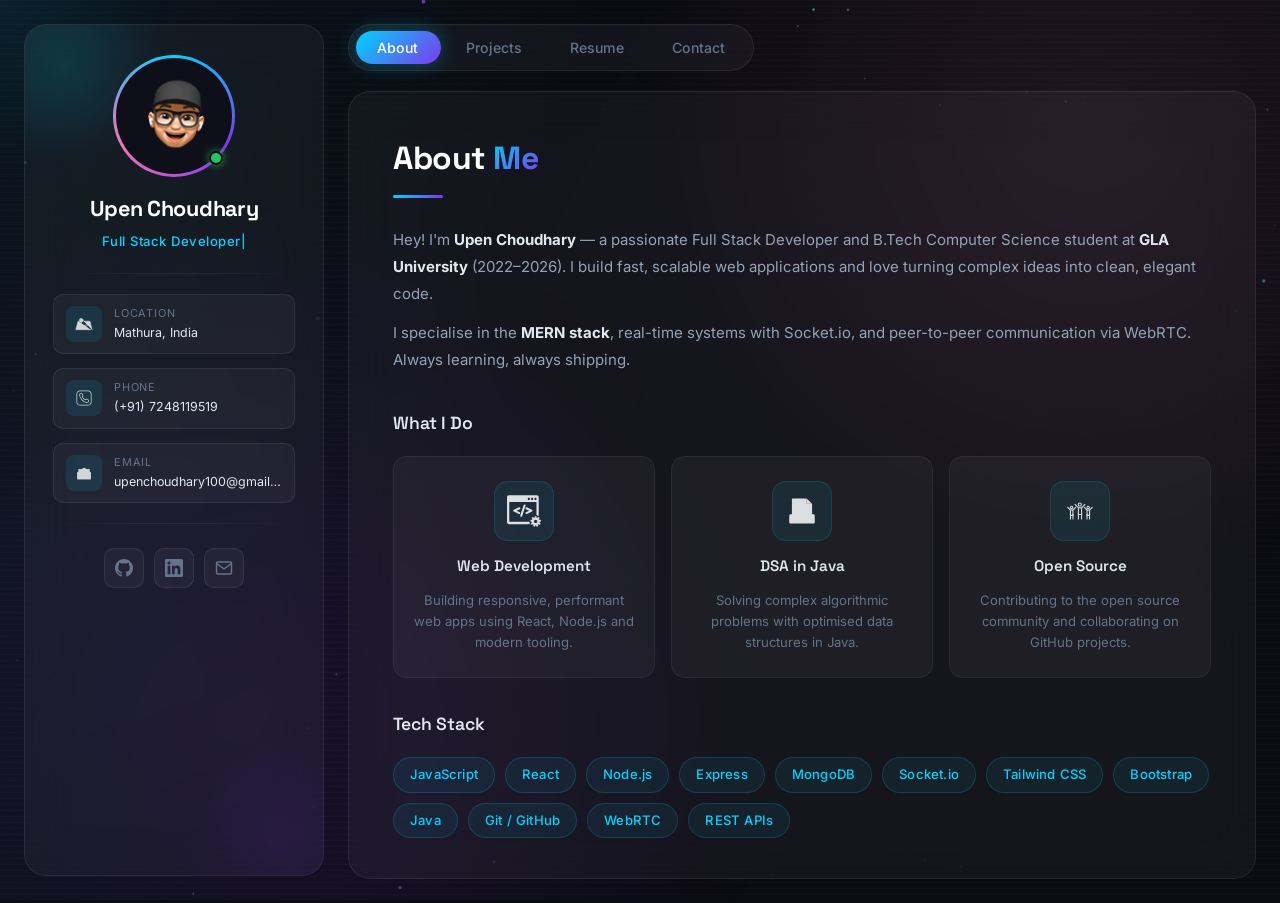
<file: index.html>
<!DOCTYPE html>
<html lang="en">
  <head>
    <meta charset="UTF-8" />
    <meta name="viewport" content="width=device-width, initial-scale=1.0" />
    <meta name="description" content="Upen Choudhary - Full Stack Developer Portfolio" />
    <title>Upen Choudhary | Full Stack Developer</title>
    <link rel="stylesheet" href="styles.css" />
    <link rel="preconnect" href="https://fonts.googleapis.com" />
    <link rel="preconnect" href="https://fonts.gstatic.com" crossorigin />
    <link href="https://fonts.googleapis.com/css2?family=Inter:wght@300;400;500;600;700&family=Space+Grotesk:wght@400;500;600;700&display=swap" rel="stylesheet" />
  </head>
  <body>
    <canvas id="bg-canvas"></canvas>
    <div class="cursor-glow" id="cursor-glow"></div>

    <div class="layout">

      <!-- SIDEBAR -->
      <aside class="sidebar" id="sidebar">
        <div class="sidebar-inner">
          <div class="avatar-wrapper">
            <div class="avatar-ring-outer"></div>
            <div class="avatar-ring-inner"></div>
            <img src="./images/avatar-1.png" alt="Upen Choudhary" class="avatar-img" />
            <span class="avatar-status-dot"></span>
          </div>

          <h1 class="sidebar-name">Upen Choudhary</h1>
          <div class="typing-wrap">
            <span class="typing-text" id="typing-text"></span><span class="typing-cursor">|</span>
          </div>

          <div class="sidebar-divider"></div>

          <div class="contact-list">
            <div class="contact-item">
              <div class="contact-icon-box"><img src="./svg/location.svg" alt="Location" /></div>
              <div class="contact-details">
                <span class="contact-label">Location</span>
                <span class="contact-val">Mathura, India</span>
              </div>
            </div>
            <div class="contact-item">
              <div class="contact-icon-box"><img src="./svg/phone.svg" alt="Phone" /></div>
              <div class="contact-details">
                <span class="contact-label">Phone</span>
                <a href="tel:+917248119519" class="contact-val">(+91) 7248119519</a>
              </div>
            </div>
            <div class="contact-item">
              <div class="contact-icon-box"><img src="./svg/email.svg" alt="Email" /></div>
              <div class="contact-details">
                <span class="contact-label">Email</span>
                <a href="mailto:upenchoudhary100@gmail.com" class="contact-val">upenchoudhary100@gmail.com</a>
              </div>
            </div>
          </div>

          <div class="sidebar-divider"></div>

          <div class="social-row">
            <a href="https://github.com/" target="_blank" rel="noopener" class="social-btn" aria-label="GitHub">
              <svg viewBox="0 0 24 24" fill="currentColor"><path d="M12 0C5.374 0 0 5.373 0 12c0 5.302 3.438 9.8 8.207 11.387.599.111.793-.261.793-.577v-2.234c-3.338.726-4.033-1.416-4.033-1.416-.546-1.387-1.333-1.756-1.333-1.756-1.089-.745.083-.729.083-.729 1.205.084 1.839 1.237 1.839 1.237 1.07 1.834 2.807 1.304 3.492.997.107-.775.418-1.305.762-1.604-2.665-.305-5.467-1.334-5.467-5.931 0-1.311.469-2.381 1.236-3.221-.124-.303-.535-1.524.117-3.176 0 0 1.008-.322 3.301 1.23A11.509 11.509 0 0112 5.803c1.02.005 2.047.138 3.006.404 2.291-1.552 3.297-1.23 3.297-1.23.653 1.653.242 2.874.118 3.176.77.84 1.235 1.911 1.235 3.221 0 4.609-2.807 5.624-5.479 5.921.43.372.823 1.102.823 2.222v3.293c0 .319.192.694.801.576C20.566 21.797 24 17.3 24 12c0-6.627-5.373-12-12-12z"/></svg>
            </a>
            <a href="https://linkedin.com/" target="_blank" rel="noopener" class="social-btn" aria-label="LinkedIn">
              <svg viewBox="0 0 24 24" fill="currentColor"><path d="M20.447 20.452h-3.554v-5.569c0-1.328-.027-3.037-1.852-3.037-1.853 0-2.136 1.445-2.136 2.939v5.667H9.351V9h3.414v1.561h.046c.477-.9 1.637-1.85 3.37-1.85 3.601 0 4.267 2.37 4.267 5.455v6.286zM5.337 7.433a2.062 2.062 0 01-2.063-2.065 2.064 2.064 0 112.063 2.065zm1.782 13.019H3.555V9h3.564v11.452zM22.225 0H1.771C.792 0 0 .774 0 1.729v20.542C0 23.227.792 24 1.771 24h20.451C23.2 24 24 23.227 24 22.271V1.729C24 .774 23.2 0 22.222 0h.003z"/></svg>
            </a>
            <a href="mailto:upenchoudhary100@gmail.com" class="social-btn" aria-label="Email">
              <svg viewBox="0 0 24 24" fill="none" stroke="currentColor" stroke-width="2"><path d="M4 4h16c1.1 0 2 .9 2 2v12c0 1.1-.9 2-2 2H4c-1.1 0-2-.9-2-2V6c0-1.1.9-2 2-2z"/><polyline points="22,6 12,13 2,6"/></svg>
            </a>
          </div>
        </div>
      </aside>

      <!-- MAIN PANEL -->
      <main class="main-panel">

        <nav class="navbar" id="navbar">
          <div class="nav-pill" id="nav-pill"></div>
          <button class="nav-btn active" data-route="about" onclick="navigate('about')">About</button>
          <button class="nav-btn" data-route="project" onclick="navigate('project')">Projects</button>
          <button class="nav-btn" data-route="resume" onclick="navigate('resume')">Resume</button>
          <button class="nav-btn" data-route="contact" onclick="navigate('contact')">Contact</button>
        </nav>

        <div class="sections-wrap">

          <!-- ABOUT -->
          <section class="page-section active" id="sec-about">
            <div class="section-header">
              <h2 class="section-title">About <span class="accent">Me</span></h2>
              <div class="title-underline"></div>
            </div>
            <div class="about-bio">
              <p>
                Hey! I'm <strong>Upen Choudhary</strong> &mdash; a passionate Full Stack Developer and B.Tech Computer Science student at <strong>GLA University</strong> (2022&ndash;2026). I build fast, scalable web applications and love turning complex ideas into clean, elegant code.
              </p>
              <p>
                I specialise in the <strong>MERN stack</strong>, real-time systems with Socket.io, and peer-to-peer communication via WebRTC. Always learning, always shipping.
              </p>
            </div>

            <h3 class="sub-title">What I Do</h3>
            <div class="services-grid">
              <div class="service-card">
                <div class="svc-icon-wrap"><img src="./svg/web-development.svg" alt="Web Development" /></div>
                <h4>Web Development</h4>
                <p>Building responsive, performant web apps using React, Node.js and modern tooling.</p>
              </div>
              <div class="service-card">
                <div class="svc-icon-wrap"><img src="./svg/Java.svg" alt="DSA in Java" /></div>
                <h4>DSA in Java</h4>
                <p>Solving complex algorithmic problems with optimised data structures in Java.</p>
              </div>
              <div class="service-card">
                <div class="svc-icon-wrap"><img src="./svg/open source.svg" alt="Open Source" /></div>
                <h4>Open Source</h4>
                <p>Contributing to the open source community and collaborating on GitHub projects.</p>
              </div>
            </div>

            <h3 class="sub-title">Tech Stack</h3>
            <div class="tech-cloud">
              <span class="tech-pill">JavaScript</span>
              <span class="tech-pill">React</span>
              <span class="tech-pill">Node.js</span>
              <span class="tech-pill">Express</span>
              <span class="tech-pill">MongoDB</span>
              <span class="tech-pill">Socket.io</span>
              <span class="tech-pill">Tailwind CSS</span>
              <span class="tech-pill">Bootstrap</span>
              <span class="tech-pill">Java</span>
              <span class="tech-pill">Git / GitHub</span>
              <span class="tech-pill">WebRTC</span>
              <span class="tech-pill">REST APIs</span>
            </div>
          </section>

          <!-- PROJECTS -->
          <section class="page-section" id="sec-project">
            <div class="section-header">
              <h2 class="section-title">My <span class="accent">Projects</span></h2>
              <div class="title-underline"></div>
            </div>
            <div class="projects-grid">
              <div class="project-card">
                <div class="project-img-wrap">
                  <img src="./images/video.png" alt="Video Conferencing App" />
                  <div class="project-overlay">
                    <a href="https://web-rtc-client-repo.vercel.app/" target="_blank" rel="noopener" class="overlay-live-btn">
                      <svg viewBox="0 0 24 24" fill="none" stroke="currentColor" stroke-width="2"><path d="M18 13v6a2 2 0 01-2 2H5a2 2 0 01-2-2V8a2 2 0 012-2h6"/><polyline points="15 3 21 3 21 9"/><line x1="10" y1="14" x2="21" y2="3"/></svg>
                      Live Demo
                    </a>
                  </div>
                </div>
                <div class="project-body">
                  <div class="project-tags"><span>WebRTC</span><span>Socket.io</span><span>Node.js</span></div>
                  <h3>Video Conferencing</h3>
                  <p>Real-time peer-to-peer video conferencing with secure rooms, screen sharing, and live chat.</p>
                  <a href="https://web-rtc-client-repo.vercel.app/" target="_blank" rel="noopener" class="project-cta">View Live <span>&#8594;</span></a>
                </div>
              </div>

              <div class="project-card">
                <div class="project-img-wrap">
                  <img src="./images/Trading.jpg" alt="Trading Platform" />
                  <div class="project-overlay">
                    <a href="https://zerodha-frontend-repo.vercel.app/" target="_blank" rel="noopener" class="overlay-live-btn">
                      <svg viewBox="0 0 24 24" fill="none" stroke="currentColor" stroke-width="2"><path d="M18 13v6a2 2 0 01-2 2H5a2 2 0 01-2-2V8a2 2 0 012-2h6"/><polyline points="15 3 21 3 21 9"/><line x1="10" y1="14" x2="21" y2="3"/></svg>
                      Live Demo
                    </a>
                  </div>
                </div>
                <div class="project-body">
                  <div class="project-tags"><span>React</span><span>Node.js</span><span>MongoDB</span></div>
                  <h3>Trading Platform</h3>
                  <p>Full-featured trading platform with real-time market data, portfolio management, and seamless transactions.</p>
                  <a href="https://zerodha-frontend-repo.vercel.app/" target="_blank" rel="noopener" class="project-cta">View Live <span>&#8594;</span></a>
                </div>
              </div>

              <div class="project-card">
                <div class="project-img-wrap">
                  <img src="./images/chat.jpg" alt="Chat Application" />
                  <div class="project-overlay">
                    <a href="https://chat-frontend-repo.vercel.app" target="_blank" rel="noopener" class="overlay-live-btn">
                      <svg viewBox="0 0 24 24" fill="none" stroke="currentColor" stroke-width="2"><path d="M18 13v6a2 2 0 01-2 2H5a2 2 0 01-2-2V8a2 2 0 012-2h6"/><polyline points="15 3 21 3 21 9"/><line x1="10" y1="14" x2="21" y2="3"/></svg>
                      Live Demo
                    </a>
                  </div>
                </div>
                <div class="project-body">
                  <div class="project-tags"><span>Socket.io</span><span>Express</span><span>MongoDB</span></div>
                  <h3>Real-time Chat App</h3>
                  <p>Instant messaging with custom rooms, real-time notifications, and a polished user experience.</p>
                  <a href="https://chat-frontend-repo.vercel.app" target="_blank" rel="noopener" class="project-cta">View Live <span>&#8594;</span></a>
                </div>
              </div>
            </div>
          </section>

          <!-- RESUME -->
          <section class="page-section" id="sec-resume">
            <div class="section-header">
              <h2 class="section-title">My <span class="accent">Resume</span></h2>
              <div class="title-underline"></div>
            </div>

            <a href="assets/resume.pdf" download="Upen_Choudhary_Resume.pdf" class="download-btn">
              <svg viewBox="0 0 24 24" fill="none" stroke="currentColor" stroke-width="2"><path d="M21 15v4a2 2 0 01-2 2H5a2 2 0 01-2-2v-4"/><polyline points="7 10 12 15 17 10"/><line x1="12" y1="15" x2="12" y2="3"/></svg>
              Download Resume
            </a>

            <div class="resume-layout">
              <div class="resume-col">
                <h3 class="resume-col-title">
                  <svg viewBox="0 0 24 24" fill="none" stroke="currentColor" stroke-width="2"><path d="M22 10v6M2 10l10-5 10 5-10 5z"/><path d="M6 12v5c3 3 9 3 12 0v-5"/></svg>
                  Education
                </h3>
                <div class="timeline">
                  <div class="tl-item">
                    <div class="tl-dot"></div>
                    <div class="tl-body">
                      <span class="tl-year">2022 &ndash; 2026</span>
                      <h4>B.Tech &mdash; Computer Science</h4>
                      <p>GLA University, Mathura</p>
                    </div>
                  </div>
                </div>

                <h3 class="resume-col-title" style="margin-top:2.2rem">
                  <svg viewBox="0 0 24 24" fill="none" stroke="currentColor" stroke-width="2"><rect x="2" y="7" width="20" height="14" rx="2"/><path d="M16 21V5a2 2 0 00-2-2h-4a2 2 0 00-2 2v16"/></svg>
                  Certifications
                </h3>
                <div class="timeline">
                  <div class="tl-item">
                    <div class="tl-dot"></div>
                    <div class="tl-body">
                      <h4>DSA &amp; Development</h4>
                      <p>Apna College</p>
                    </div>
                  </div>
                  <div class="tl-item">
                    <div class="tl-dot"></div>
                    <div class="tl-body">
                      <h4>Software Engineering</h4>
                      <p>NPTEL</p>
                    </div>
                  </div>
                </div>
              </div>

              <div class="resume-col">
                <h3 class="resume-col-title">
                  <svg viewBox="0 0 24 24" fill="none" stroke="currentColor" stroke-width="2"><polyline points="16 18 22 12 16 6"/><polyline points="8 6 2 12 8 18"/></svg>
                  Technical Skills
                </h3>
                <div class="skills-list">
                  <div class="skill-row">
                    <div class="skill-meta"><span>JavaScript / React</span><span>90%</span></div>
                    <div class="skill-track"><div class="skill-bar" data-w="90"></div></div>
                  </div>
                  <div class="skill-row">
                    <div class="skill-meta"><span>Node.js / Express</span><span>85%</span></div>
                    <div class="skill-track"><div class="skill-bar" data-w="85"></div></div>
                  </div>
                  <div class="skill-row">
                    <div class="skill-meta"><span>MongoDB</span><span>80%</span></div>
                    <div class="skill-track"><div class="skill-bar" data-w="80"></div></div>
                  </div>
                  <div class="skill-row">
                    <div class="skill-meta"><span>Java / DSA</span><span>75%</span></div>
                    <div class="skill-track"><div class="skill-bar" data-w="75"></div></div>
                  </div>
                  <div class="skill-row">
                    <div class="skill-meta"><span>Git / GitHub</span><span>85%</span></div>
                    <div class="skill-track"><div class="skill-bar" data-w="85"></div></div>
                  </div>
                  <div class="skill-row">
                    <div class="skill-meta"><span>WebRTC / Socket.io</span><span>78%</span></div>
                    <div class="skill-track"><div class="skill-bar" data-w="78"></div></div>
                  </div>
                </div>
              </div>
            </div>
          </section>

          <!-- CONTACT -->
          <section class="page-section" id="sec-contact">
            <div class="section-header">
              <h2 class="section-title">Get In <span class="accent">Touch</span></h2>
              <div class="title-underline"></div>
            </div>
            <p class="contact-intro">Have a project in mind or just want to say hi? My inbox is always open.</p>

            <div class="contact-layout">
              <div class="contact-cards-col">
                <a href="mailto:upenchoudhary100@gmail.com" class="cinfo-card">
                  <div class="cinfo-icon"><img src="./svg/email.svg" alt="Email" /></div>
                  <div>
                    <span class="cinfo-label">Email</span>
                    <span class="cinfo-val">upenchoudhary100@gmail.com</span>
                  </div>
                </a>
                <a href="tel:+917248119519" class="cinfo-card">
                  <div class="cinfo-icon"><img src="./svg/phone.svg" alt="Phone" /></div>
                  <div>
                    <span class="cinfo-label">Phone</span>
                    <span class="cinfo-val">(+91) 7248119519</span>
                  </div>
                </a>
                <div class="cinfo-card">
                  <div class="cinfo-icon"><img src="./svg/location.svg" alt="Location" /></div>
                  <div>
                    <span class="cinfo-label">Location</span>
                    <span class="cinfo-val">Mathura, India</span>
                  </div>
                </div>
              </div>

              <!-- Formspree: registered with chaudharyuday1515@gmail.com -->
              <form action="https://formspree.io/f/xdkelwyo" method="POST" class="contact-form" id="contact-form">
                <div class="form-row">
                  <div class="float-group">
                    <input type="text" name="name" id="f-name" placeholder=" " required autocomplete="off" />
                    <label for="f-name">Your Name</label>
                  </div>
                  <div class="float-group">
                    <input type="email" name="email" id="f-email" placeholder=" " required autocomplete="off" />
                    <label for="f-email">Your Email</label>
                  </div>
                </div>
                <div class="float-group">
                  <textarea name="message" id="f-msg" placeholder=" " rows="5" required></textarea>
                  <label for="f-msg">Your Message</label>
                </div>
                <button type="submit" class="form-send-btn">
                  <span>Send Message</span>
                  <svg viewBox="0 0 24 24" fill="none" stroke="currentColor" stroke-width="2"><line x1="22" y1="2" x2="11" y2="13"/><polygon points="22 2 15 22 11 13 2 9 22 2"/></svg>
                </button>
              </form>
            </div>
          </section>

        </div>
      </main>
    </div>

    <script src="script.js"></script>
  </body>
</html>
</file>
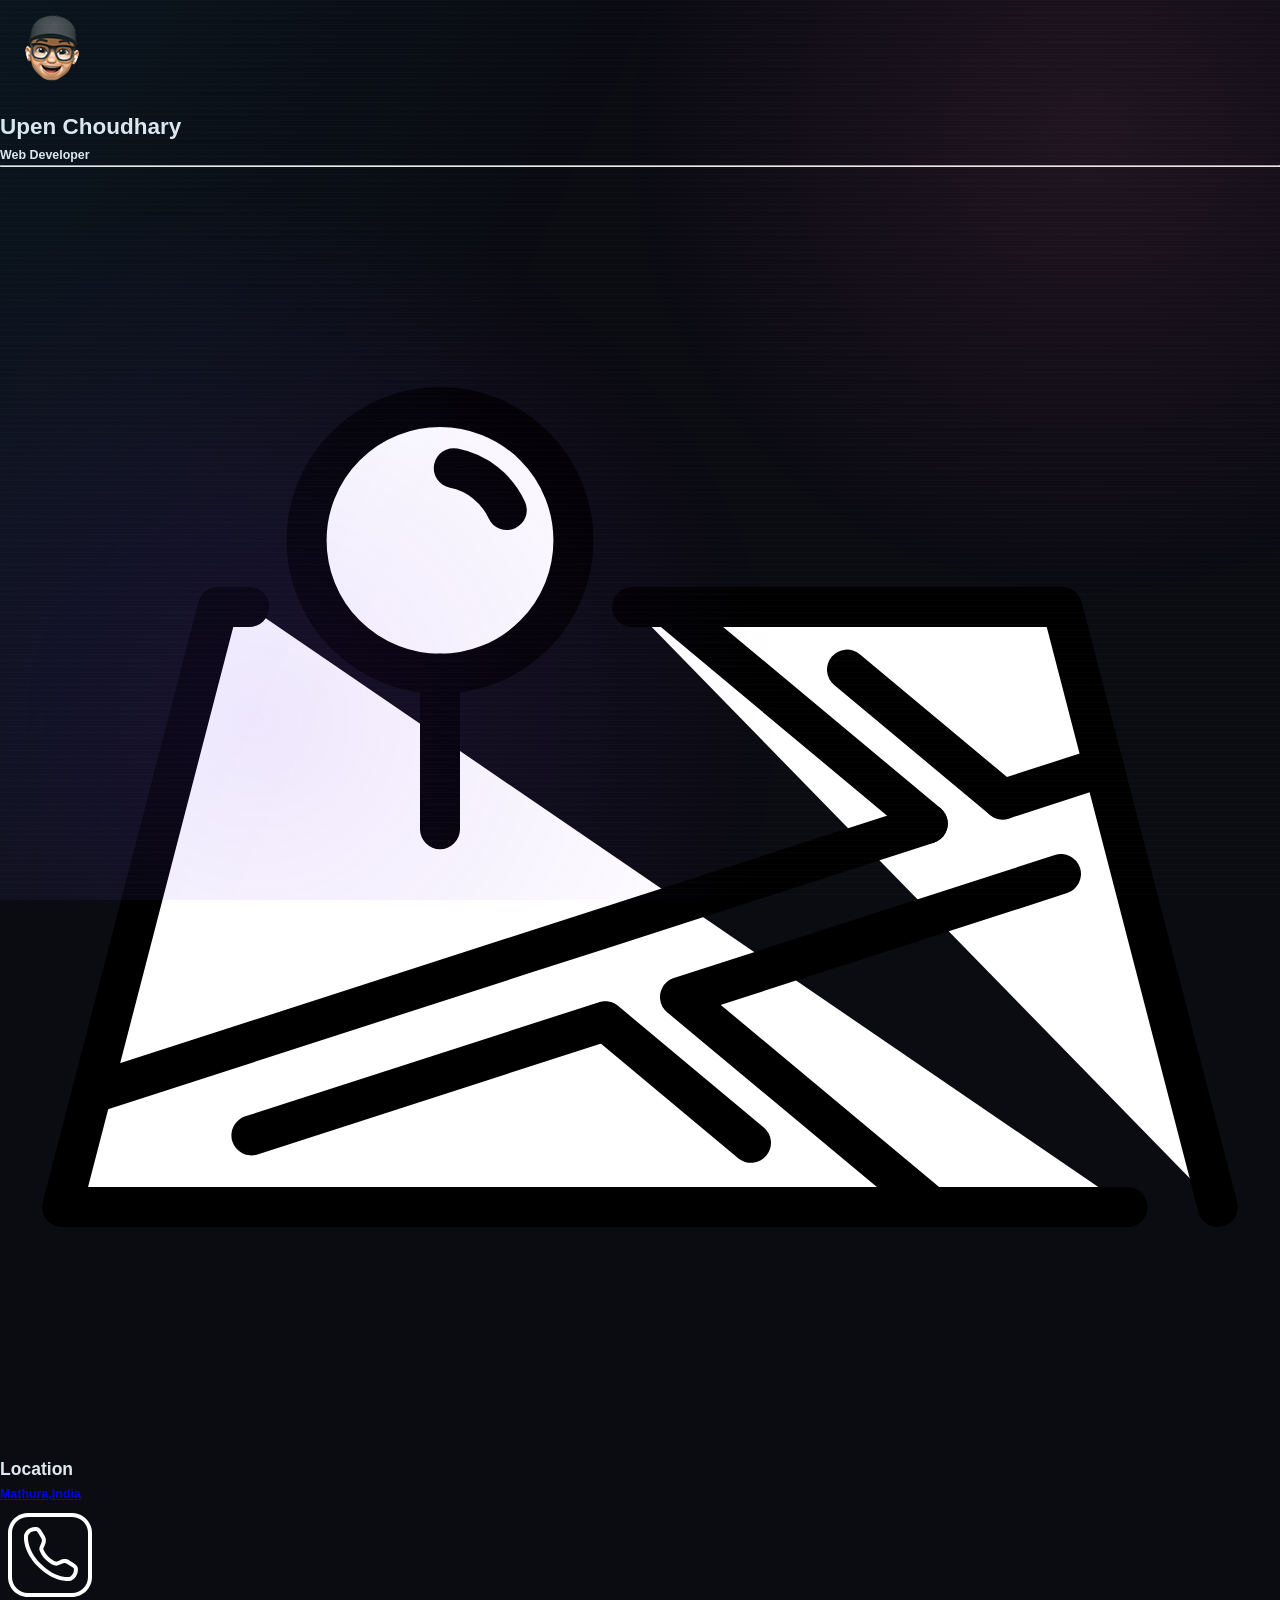
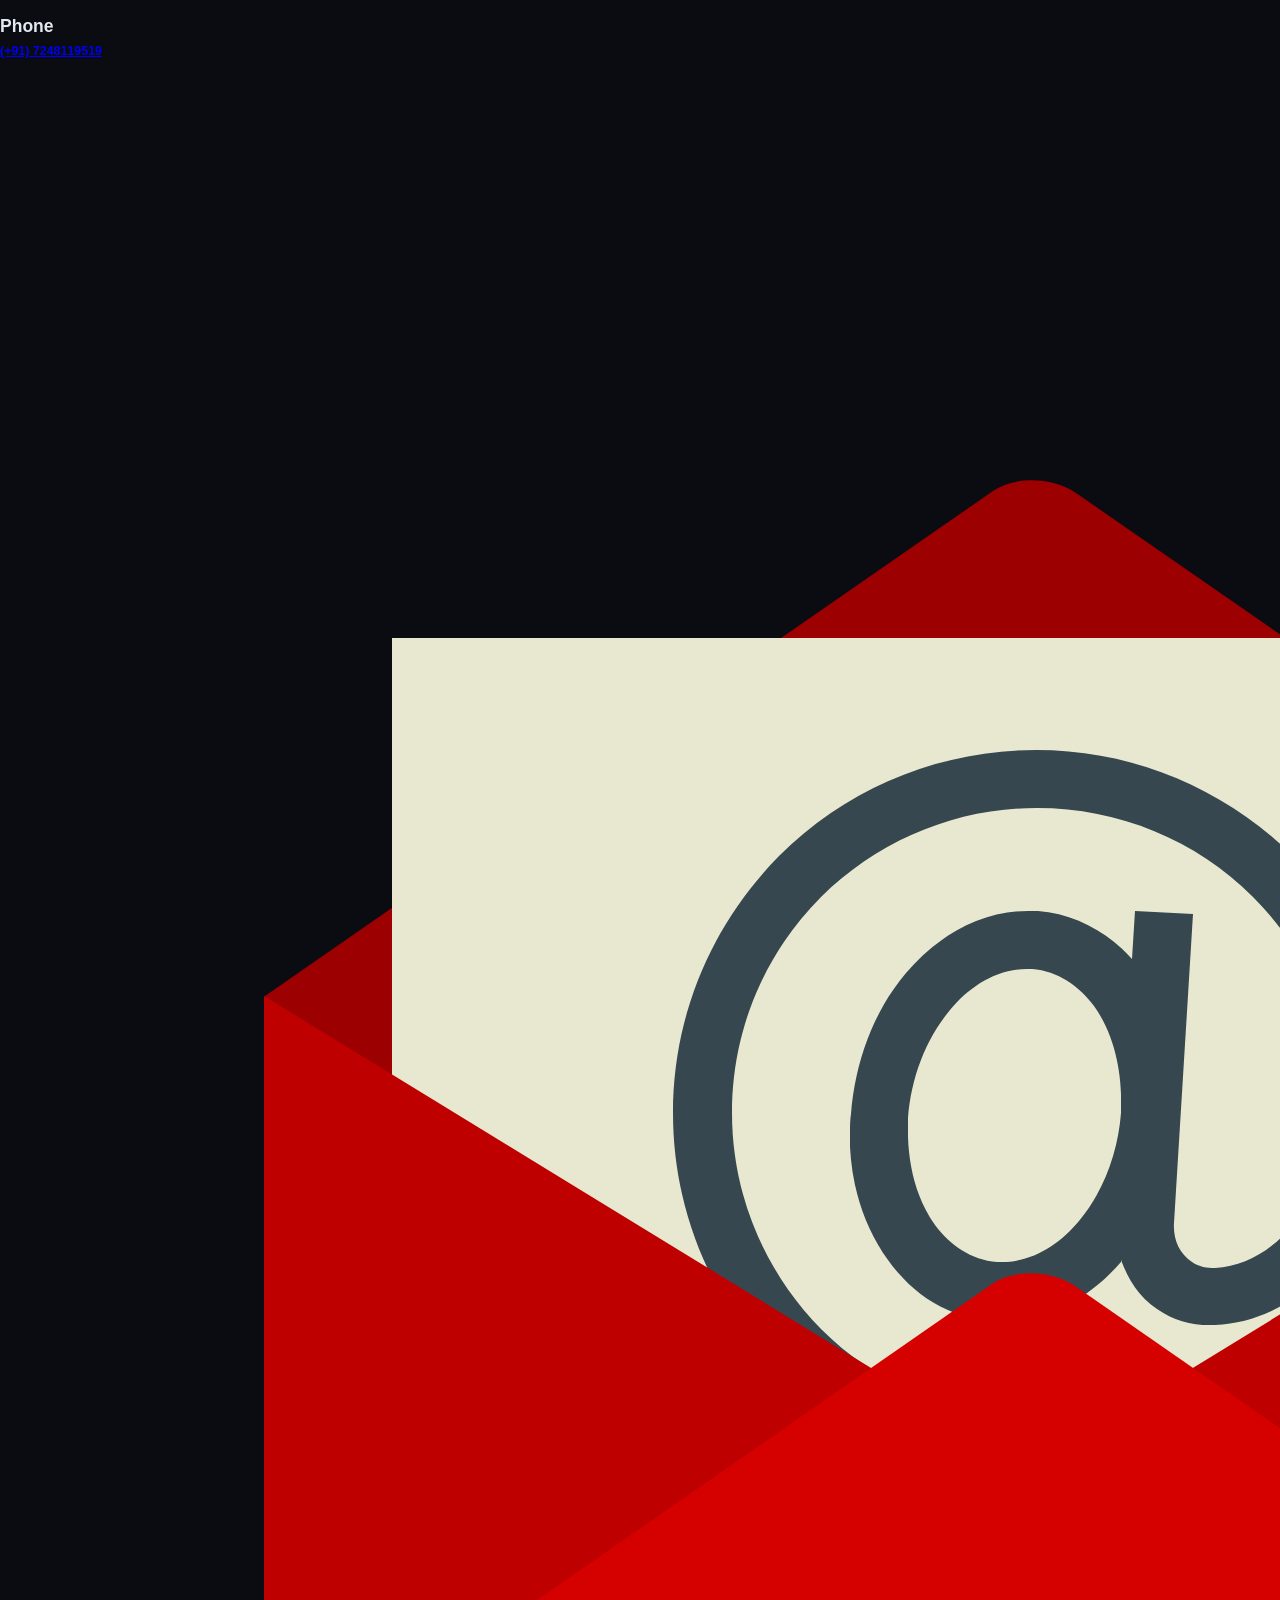
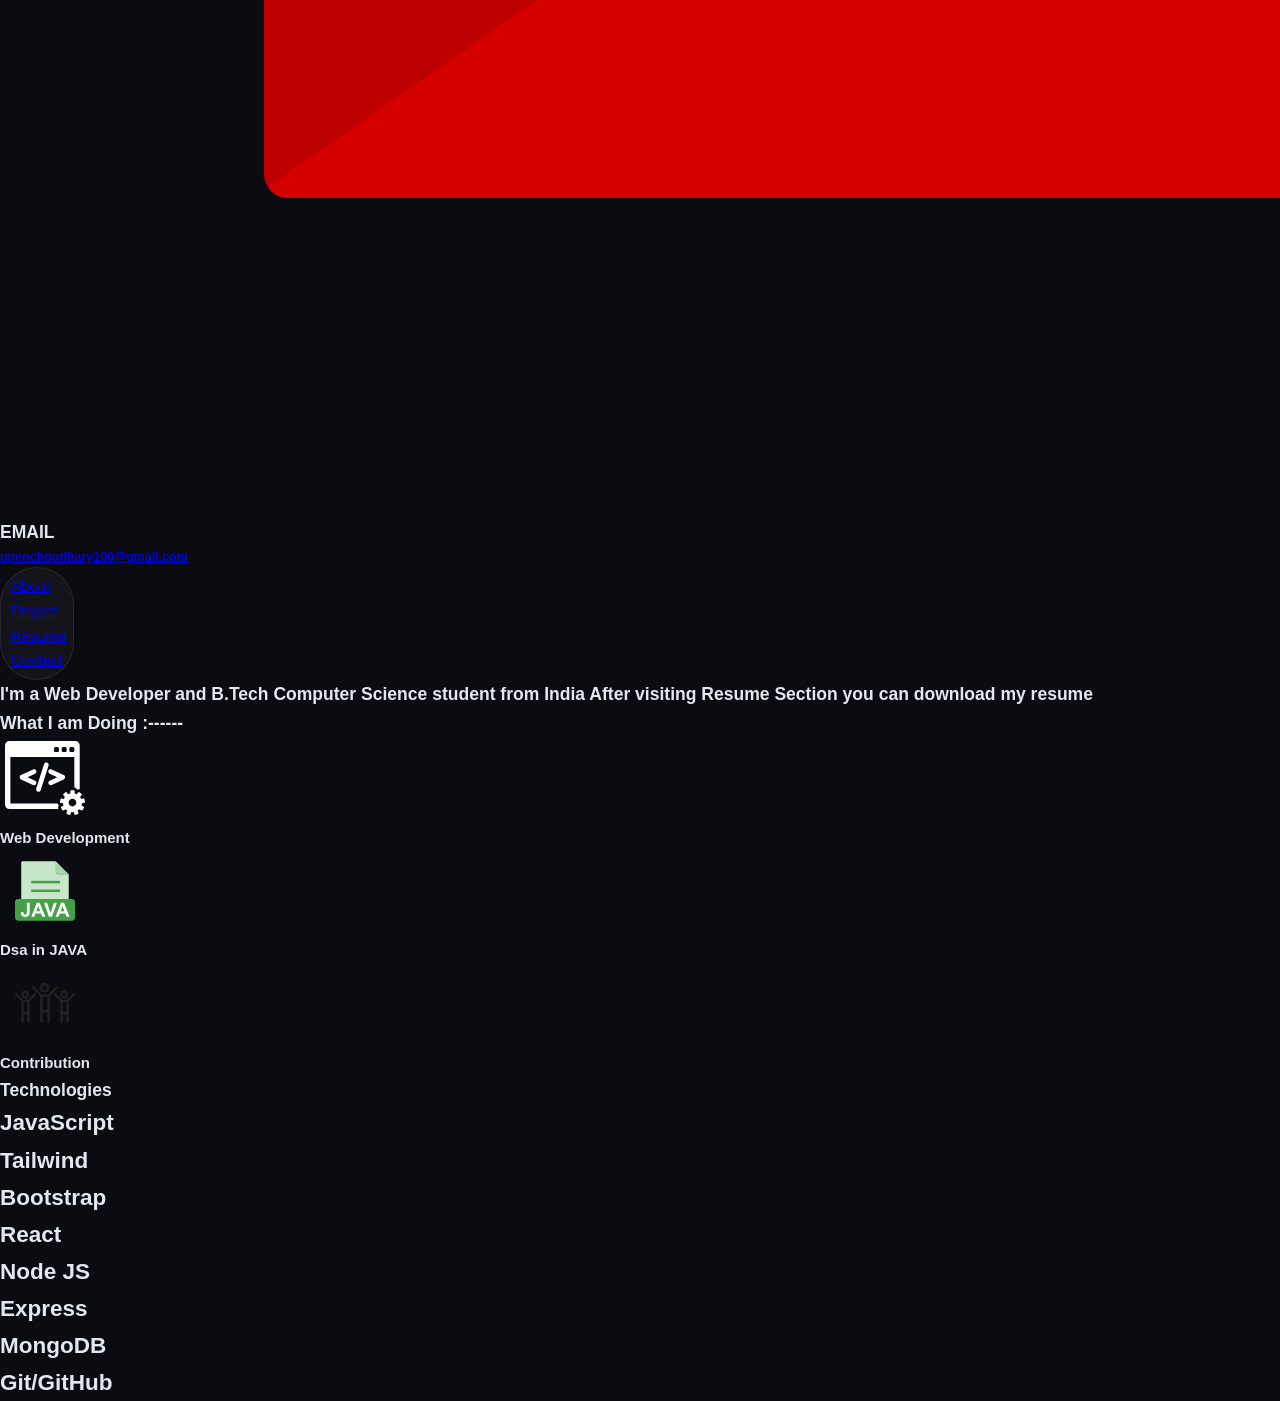
<file: index .html>
<!DOCTYPE html>
<html lang="en">
  <head>
    <meta charset="UTF-8" />
    <meta name="viewport" content="width=device-width, initial-scale=1.0" />
    <meta
      name="description"
      content="Upen Choudhary - Full Stack Developer Portfolio"
    />
    <title>Upen Choudhary | Portfolio</title>
    <link rel="stylesheet" href="styles.css" />
    <link rel="preconnect" href="https://fonts.googleapis.com" />
    <link rel="preconnect" href="https://fonts.gstatic.com" crossorigin />
    <link
      href="https://fonts.googleapis.com/css2?family=Lilita+One&display=swap"
      rel="stylesheet"
    />
  </head>

  <body>
    <div class="container">
      <section class="vertically-section">
        <div class="image-container">
          <img src="./images/avatar-1.png" alt="" />
        </div>
        <h2>Upen Choudhary</h2>
        <h5>Web Developer</h5>
        <hr class="separator" />
        <div class="email-section">
          <img src="./svg/location.svg" alt="Email Icon" />
          <div class="email-text">
            <h3>Location</h3>
            <h5>
              <a href="mailto:upenchoudhary100@gmail.com">Mathura,India</a>
            </h5>
          </div>
        </div>
        <div class="email-section">
          <img src="./svg/phone.svg" alt="Email Icon" />
          <div class="email-text">
            <h3>Phone</h3>
            <h5>
              <a href="mailto:upenchoudhary100@gmail.com">(+91) 7248119519</a>
            </h5>
          </div>
        </div>
        <div class="email-section">
          <img src="./svg/email.svg" alt="Email Icon" />
          <div class="email-text">
            <h3>EMAIL</h3>
            <h5>
              <a href="mailto:upenchoudhary100@gmail.com"
                >upenchoudhary100@gmail.com</a
              >
            </h5>
          </div>
        </div>
      </section>

      <section class="square-section" id="app">
        <nav class="navbar">
          <div class="logo">
            <!-- <a href="#">About Me</a> -->
            <a href="#">‎ </a>
          </div>

          <ul class="nav-links">
            <li><a href="#" onclick="navigate('about')">About</a></li>
            <li><a href="#" onclick="navigate('project')">Project</a></li>
            <li><a href="#" onclick="navigate('resume')">Resume</a></li>
            <li><a href="#" onclick="navigate('contact')">Contact</a></li>
          </ul>
        </nav>

        <section id="content">
          <div class="about active">
            <p>
              I'm a Web Developer and B.Tech Computer Science student from
              India...
            </p>
          </div>
        </section>
      </section>
    </div>

    <script>
      const routes = {
        about: `
<h1 style="font-family: 'Cursive',margin-top: 20px;"> I'm a Web Developer and B.Tech Computer Science student from India  After visiting Resume Section you can download my resume</h1>
<h1 style="font-family: 'Cursive',margin-top: 20px;">What I am Doing :------</h1>

               <div class="webd-container">
    <section class="webd">
        <img src="./svg/web-development.svg" alt="Web Development Icon" width="90" height="80">
        <h1>Web Development</h1>
     
    </section>
    <section class="webd">
        <img src="./svg/Java.svg" alt="Web Development Icon" width="90" height="80">
        <h1>Dsa in JAVA</h1>
      
    </section>
    <section class="webd">
        <img src="./svg/open source.svg" alt="Web Development Icon" width="90" height="80"  id="opensource">
        <h1>Contribution </h1>
       
    </section>
</div>

<h1 style="font-family: 'Cursive',margin-top: 20px;">Technologies</h1>
             

<div class="technologies">
     <h2>JavaScript</h2>
    <h2>Tailwind</h2>
    <h2>Bootstrap</h2>
    <h2>React</h2>
    <h2>Node JS</h2>
    <h2>Express</h2>
    <h2>MongoDB</h2>
    <h2>Git/GitHub</h2>
</div>

            `,

        project: `
            <div style="display: flex; flex-wrap: wrap; gap: 20px;">
    <div class="project">
        <h2>Project 1: VideoConferencing</h2>
         
       <a href="https://web-rtc-client-repo.vercel.app/" target="_blank">
        <img src="./images/video.png" alt="Project 1 Image" style="max-width: 100%; height: auto;">
       </a>
    </div>
    <div class="project">
        <h2>Project 2: Trading Platform</h2>
       <a href="https://zerodha-frontend-repo.vercel.app/" target="_blank">
        <img src="./images/Trading.jpg" alt="Project 2 Image" style="max-width: 100%; height: auto;">
       </a>
    </div>
    <div class="project">
        <h2>Project 3: Chat App</h2>
        <a href="https://chat-frontend-repo.vercel.app" target="_blank">
        <img src="./images/chat.jpg" alt="Project 3 Image" style="max-width: 100%; height: auto;">
      </a>
    </div>
</div>
`,

        resume: `
    <section id="resume" class="section">
    <h2>My Resume</h2>
    <p>Click the button below to download my resume.</p>
    <a href="assets/resume.pdf" download="My_Resume.pdf">
        <button class="download-btn">Download Resume</button>
    </a>
</section>

<section id="resume">
    <h2>My Resume</h2>
    <p>
        I am <strong>Upen Choudhary</strong>, a B.Tech Computer Science student with a strong foundation in software development, problem-solving, and cutting-edge web technologies. Below is an overview of my qualifications:
    </p>
    <ul>
        <li><strong>Education:</strong> B.Tech in Computer Science, <em>GLA University</em> (2022-2026)</li>
        <li><strong>Technical Skills:</strong> JavaScript, React, Node.js, Express.js, MongoDB, Git/GitHub</li>
        <li><strong>Certifications:</strong>
            <ul>
                <li>DSA & Development – Apna College</li>
                <li>Software Engineering – NPTEL</li>
            </ul>
        </li>
        <li><strong>Projects:</strong>
            <ul>
<li><strong>Video Conferencing:</strong> Developed a real-time video conferencing application with secure peer-to-peer communication.</li> 
<li><strong>Trading Platform:</strong> Built a trading platform that provides real-time market data and seamless transaction processing.</li>
<li><strong>Chat App:</strong> Created a real-time chat app using Node.js, Express, Socket.io, and MongoDB. Features
custom chat rooms, instant messaging, and a user-friendly interface.
</li>
           
            </ul>
        </li>
        <li><strong>Languages:</strong> Fluent in Hindi and English</li>
        <li><strong>Contact:</strong> 
            <ul>
                <li>Email: <a href="mailto:upenchoudhary100@gmail.com">upenchoudhary100@gmail.com</a></li>
                <li>Phone: <a href="tel:+917248119519">+91 7248119519</a></li>
            </ul>
        </li>
    </ul>  
</section>
`,

        contact: `
        <section id="contact" class="section">
            <div class="container">
                <h2>Contact Me</h2>
                
                 <!-- 
        Here Using Formspree API to send form data directly to your email.
        I have registered on FormSpree.com website using chaudharyuday1515@gmail.com account.
        -->


                <form action="https://formspree.io/f/xdkelwyo" method="POST">
            <input type="text" name="name" placeholder="Your Name" required>
            <input type="email" name="email" placeholder="Your Email" required>
            <textarea name="message" placeholder="Your Message" rows="5" required></textarea>
            <button type="submit">Send Message</button>
        </form>
            </div>
        </section>
    `,
      };

      // Function to navigate between sections
      function navigate(route) {
        const contentSection = document.getElementById("content");
        contentSection.innerHTML =
          routes[route] || "<h1>404 - Page Not Found</h1>";
      }

      // Load the home page content by default
      navigate("about");
    </script>
  </body>
</html>
</file>
<file: styles.css>
/* ── RESET & BASE ── */
*, *::before, *::after { margin: 0; padding: 0; box-sizing: border-box; }

:root {
  --bg:        #0b0b12;
  --bg2:       #0f0f1a;
  --glass:     rgba(255,255,255,0.04);
  --glass-b:   rgba(255,255,255,0.08);
  --accent:    #00d4ff;
  --accent2:   #7c3aed;
  --accent3:   #f472b6;
  --text:      #e2e8f0;
  --muted:     #64748b;
  --card:      rgba(255,255,255,0.04);
  --card-b:    rgba(255,255,255,0.06);
  --radius:    14px;
  --radius-lg: 22px;
  --transition: 0.35s cubic-bezier(0.4,0,0.2,1);
  --font-main: 'Inter', sans-serif;
  --font-head: 'Space Grotesk', sans-serif;
}

html { scroll-behavior: smooth; }

body {
  background: var(--bg);
  color: var(--text);
  font-family: var(--font-main);
  font-size: 15px;
  line-height: 1.65;
  min-height: 100vh;
  overflow-x: hidden;
}

body::before {
  content: '';
  position: fixed;
  inset: 0;
  pointer-events: none;
  z-index: 0;
  background:
    linear-gradient(115deg, rgba(0,212,255,0.05), transparent 40%),
    radial-gradient(circle at 85% 15%, rgba(244,114,182,0.09), transparent 35%),
    radial-gradient(circle at 20% 80%, rgba(124,58,237,0.12), transparent 42%);
}

body::after {
  content: '';
  position: fixed;
  inset: 0;
  pointer-events: none;
  z-index: 0;
  opacity: 0.14;
  background-image: repeating-linear-gradient(
    180deg,
    rgba(255,255,255,0.15) 0,
    rgba(255,255,255,0.15) 1px,
    transparent 1px,
    transparent 6px
  );
}

/* ── CANVAS BACKGROUND ── */
#bg-canvas {
  position: fixed;
  inset: 0;
  z-index: 0;
  pointer-events: none;
}

/* ── CURSOR GLOW ── */
.cursor-glow {
  position: fixed;
  width: 350px;
  height: 350px;
  border-radius: 50%;
  background: radial-gradient(circle, rgba(0,212,255,0.07) 0%, transparent 70%);
  pointer-events: none;
  transform: translate(-50%,-50%);
  z-index: 1;
  transition: opacity 0.3s;
}

/* ── LAYOUT ── */
.layout {
  position: relative;
  z-index: 2;
  display: flex;
  gap: 24px;
  padding: 24px;
  min-height: 100vh;
  align-items: flex-start;
}

/* ── SIDEBAR ── */
.sidebar {
  width: 300px;
  min-width: 280px;
  position: sticky;
  top: 24px;
  height: calc(100vh - 48px);
  background: var(--glass);
  backdrop-filter: blur(24px);
  -webkit-backdrop-filter: blur(24px);
  border: 1px solid var(--glass-b);
  border-radius: var(--radius-lg);
  overflow: hidden;
  flex-shrink: 0;
}

.sidebar::before {
  content: '';
  position: absolute;
  top: -60px; left: -60px;
  width: 200px; height: 200px;
  background: radial-gradient(circle, rgba(0,212,255,0.12) 0%, transparent 70%);
  pointer-events: none;
}
.sidebar::after {
  content: '';
  position: absolute;
  bottom: -60px; right: -60px;
  width: 200px; height: 200px;
  background: radial-gradient(circle, rgba(124,58,237,0.1) 0%, transparent 70%);
  pointer-events: none;
}

.sidebar-inner {
  padding: 36px 28px;
  display: flex;
  flex-direction: column;
  align-items: center;
  height: 100%;
  overflow-y: auto;
  scrollbar-width: none;
}
.sidebar-inner::-webkit-scrollbar { display: none; }

/* AVATAR */
.avatar-wrapper {
  position: relative;
  width: 110px;
  height: 110px;
  margin-bottom: 20px;
}

.avatar-ring-outer {
  position: absolute;
  inset: -6px;
  border-radius: 50%;
  background: conic-gradient(from 0deg, var(--accent), var(--accent2), var(--accent3), var(--accent));
  animation: spin 4s linear infinite;
}

.avatar-ring-inner {
  position: absolute;
  inset: -3px;
  border-radius: 50%;
  background: var(--bg2);
}

@keyframes spin { to { transform: rotate(360deg); } }

.avatar-img {
  position: relative;
  z-index: 1;
  width: 100%;
  height: 100%;
  border-radius: 50%;
  object-fit: cover;
  border: 3px solid var(--bg2);
}

.avatar-status-dot {
  position: absolute;
  bottom: 6px; right: 6px;
  z-index: 2;
  width: 14px; height: 14px;
  border-radius: 50%;
  background: #22c55e;
  border: 2px solid var(--bg2);
  box-shadow: 0 0 8px rgba(34,197,94,0.8);
  animation: pulse-green 2s ease-in-out infinite;
}
@keyframes pulse-green {
  0%,100% { box-shadow: 0 0 6px rgba(34,197,94,0.8); }
  50%      { box-shadow: 0 0 14px rgba(34,197,94,1); }
}

/* NAME & TYPING */
.sidebar-name {
  font-family: var(--font-head);
  font-size: 1.35rem;
  font-weight: 700;
  color: #fff;
  letter-spacing: -0.3px;
  text-align: center;
}

.typing-wrap {
  font-size: 0.82rem;
  color: var(--accent);
  font-weight: 500;
  letter-spacing: 0.5px;
  height: 22px;
  margin-top: 4px;
}

.typing-cursor {
  animation: blink 1s step-end infinite;
  color: var(--accent);
}
@keyframes blink { 0%,100%{opacity:1} 50%{opacity:0} }

/* DIVIDER */
.sidebar-divider {
  width: 100%;
  height: 1px;
  background: linear-gradient(90deg, transparent, var(--glass-b), transparent);
  margin: 20px 0;
}

/* CONTACT LIST */
.contact-list { width: 100%; display: flex; flex-direction: column; gap: 14px; }

.contact-item {
  display: flex;
  align-items: center;
  gap: 12px;
  padding: 10px 12px;
  border-radius: 10px;
  background: var(--glass);
  border: 1px solid var(--glass-b);
  transition: background var(--transition), border-color var(--transition);
}
.contact-item:hover {
  background: rgba(0,212,255,0.06);
  border-color: rgba(0,212,255,0.2);
}

.contact-icon-box {
  width: 36px; height: 36px;
  display: flex; align-items: center; justify-content: center;
  background: rgba(0,212,255,0.1);
  border-radius: 8px;
  flex-shrink: 0;
}
.contact-icon-box img { width: 18px; height: 18px; filter: brightness(0) invert(1) saturate(0); opacity: 0.8; }

.contact-details { display: flex; flex-direction: column; min-width: 0; }
.contact-label { font-size: 0.68rem; color: var(--muted); text-transform: uppercase; letter-spacing: 0.8px; }
.contact-val {
  font-size: 0.78rem;
  color: var(--text);
  text-decoration: none;
  white-space: nowrap;
  overflow: hidden;
  text-overflow: ellipsis;
  transition: color var(--transition);
}
a.contact-val:hover { color: var(--accent); }

/* SOCIAL ROW */
.social-row { display: flex; gap: 10px; margin-top: 4px; }
.social-btn {
  width: 40px; height: 40px;
  display: flex; align-items: center; justify-content: center;
  background: var(--glass);
  border: 1px solid var(--glass-b);
  border-radius: 10px;
  color: var(--muted);
  text-decoration: none;
  transition: all var(--transition);
}
.social-btn svg { width: 18px; height: 18px; }
.social-btn:hover {
  background: rgba(0,212,255,0.1);
  border-color: var(--accent);
  color: var(--accent);
  transform: translateY(-2px);
  box-shadow: 0 6px 20px rgba(0,212,255,0.2);
}

/* ── MAIN PANEL ── */
.main-panel {
  flex: 1;
  min-width: 0;
  display: flex;
  flex-direction: column;
  gap: 20px;
}

/* ── NAVBAR ── */
.navbar {
  position: relative;
  display: flex;
  gap: 4px;
  background: var(--glass);
  backdrop-filter: blur(24px);
  -webkit-backdrop-filter: blur(24px);
  border: 1px solid var(--glass-b);
  border-radius: 100px;
  padding: 6px;
  width: fit-content;
}

.nav-pill {
  position: absolute;
  top: 6px; bottom: 6px;
  background: linear-gradient(135deg, var(--accent), var(--accent2));
  border-radius: 100px;
  transition: all var(--transition);
  z-index: 0;
  box-shadow: 0 0 20px rgba(0,212,255,0.3);
}

.nav-btn {
  position: relative;
  z-index: 1;
  background: none;
  border: none;
  cursor: pointer;
  padding: 8px 22px;
  border-radius: 100px;
  font-family: var(--font-main);
  font-size: 0.88rem;
  font-weight: 500;
  color: var(--muted);
  transition: color var(--transition);
  white-space: nowrap;
}
.nav-btn.active { color: #fff; }
.nav-btn:hover:not(.active) { color: var(--text); }

/* ── SECTIONS WRAP ── */
.sections-wrap {
  background: var(--glass);
  backdrop-filter: blur(24px);
  -webkit-backdrop-filter: blur(24px);
  border: 1px solid var(--glass-b);
  border-radius: var(--radius-lg);
  padding: 40px 44px;
  min-height: calc(100vh - 120px);
  overflow: hidden;
}

/* ── PAGE SECTION ── */
.page-section {
  display: none;
  animation: fadeSlideIn 0.45s cubic-bezier(0.4,0,0.2,1) forwards;
}
.page-section.active { display: block; }

@keyframes fadeSlideIn {
  from { opacity: 0; transform: translateY(18px); }
  to   { opacity: 1; transform: translateY(0); }
}

/* ── SECTION HEADER ── */
.section-header { margin-bottom: 28px; }

.section-title {
  font-family: var(--font-head);
  font-size: 2rem;
  font-weight: 700;
  color: #fff;
  letter-spacing: -0.5px;
}
.accent { 
  background: linear-gradient(135deg, var(--accent), var(--accent2));
  -webkit-background-clip: text;
  -webkit-text-fill-color: transparent;
  background-clip: text;
}

.title-underline {
  width: 50px; height: 3px;
  background: linear-gradient(90deg, var(--accent), var(--accent2));
  border-radius: 99px;
  margin-top: 10px;
}

/* ── ABOUT ── */
.about-bio { display: flex; flex-direction: column; gap: 12px; margin-bottom: 36px; }
.about-bio p { color: #94a3b8; line-height: 1.8; }
.about-bio strong { color: var(--text); }

.sub-title {
  font-family: var(--font-head);
  font-size: 1.1rem;
  font-weight: 600;
  color: var(--text);
  margin-bottom: 18px;
  margin-top: 32px;
}

/* SERVICE CARDS */
.services-grid {
  display: grid;
  grid-template-columns: repeat(3, 1fr);
  gap: 16px;
  margin-bottom: 8px;
}

.service-card {
  background: var(--card);
  border: 1px solid var(--card-b);
  border-radius: var(--radius);
  padding: 24px 20px;
  display: flex;
  flex-direction: column;
  align-items: center;
  text-align: center;
  gap: 12px;
  transition: all var(--transition);
  cursor: default;
  position: relative;
  overflow: hidden;
  transform-style: preserve-3d;
  will-change: transform;
}
.service-card::before {
  content: '';
  position: absolute;
  inset: 0;
  background: linear-gradient(135deg, rgba(0,212,255,0.04), rgba(124,58,237,0.04));
  opacity: 0;
  transition: opacity var(--transition);
}
.service-card:hover::before { opacity: 1; }
.service-card:hover {
  border-color: rgba(0,212,255,0.25);
  transform: translateY(-4px);
  box-shadow: 0 16px 40px rgba(0,212,255,0.08);
}

.svc-icon-wrap {
  width: 60px; height: 60px;
  display: flex; align-items: center; justify-content: center;
  background: rgba(0,212,255,0.08);
  border-radius: 14px;
  border: 1px solid rgba(0,212,255,0.15);
}
.svc-icon-wrap img { width: 34px; height: 34px; filter: brightness(0) invert(1); opacity: 0.85; }

.service-card h4 {
  font-family: var(--font-head);
  font-size: 0.95rem;
  font-weight: 600;
  color: var(--text);
}
.service-card p { font-size: 0.82rem; color: var(--muted); line-height: 1.6; }

/* TECH CLOUD */
.tech-cloud { display: flex; flex-wrap: wrap; gap: 10px; }

.tech-pill {
  padding: 6px 16px;
  border-radius: 100px;
  background: rgba(0,212,255,0.07);
  border: 1px solid rgba(0,212,255,0.18);
  font-size: 0.82rem;
  font-weight: 500;
  color: var(--accent);
  letter-spacing: 0.2px;
  transition: all var(--transition);
  cursor: default;
}
.tech-pill:hover {
  background: rgba(0,212,255,0.14);
  transform: translateY(-2px);
  box-shadow: 0 4px 12px rgba(0,212,255,0.15);
}

/* ── PROJECTS ── */
.projects-grid {
  display: grid;
  grid-template-columns: repeat(auto-fill, minmax(280px, 1fr));
  gap: 22px;
}

.project-card {
  background: var(--card);
  border: 1px solid var(--card-b);
  border-radius: var(--radius);
  overflow: hidden;
  transition: all var(--transition);
  display: flex;
  flex-direction: column;
  transform-style: preserve-3d;
  will-change: transform;
}
.project-card:hover {
  border-color: rgba(0,212,255,0.25);
  transform: translateY(-5px);
  box-shadow: 0 20px 50px rgba(0,0,0,0.4);
}

.project-img-wrap {
  position: relative;
  aspect-ratio: 16/9;
  overflow: hidden;
}
.project-img-wrap img {
  width: 100%; height: 100%;
  object-fit: cover;
  transition: transform 0.5s ease;
}
.project-card:hover .project-img-wrap img { transform: scale(1.06); }

.project-overlay {
  position: absolute;
  inset: 0;
  background: rgba(0,0,0,0.7);
  backdrop-filter: blur(4px);
  display: flex;
  align-items: center;
  justify-content: center;
  opacity: 0;
  transition: opacity var(--transition);
}
.project-card:hover .project-overlay { opacity: 1; }

.overlay-live-btn {
  display: flex; align-items: center; gap: 8px;
  padding: 10px 22px;
  background: linear-gradient(135deg, var(--accent), var(--accent2));
  color: #fff;
  text-decoration: none;
  border-radius: 100px;
  font-size: 0.88rem;
  font-weight: 600;
  transition: transform var(--transition), box-shadow var(--transition);
}
.overlay-live-btn svg { width: 16px; height: 16px; }
.overlay-live-btn:hover {
  transform: scale(1.05);
  box-shadow: 0 8px 24px rgba(0,212,255,0.4);
}

.project-body { padding: 18px 20px; display: flex; flex-direction: column; gap: 8px; flex: 1; }

.project-tags { display: flex; flex-wrap: wrap; gap: 6px; }
.project-tags span {
  padding: 3px 10px;
  border-radius: 100px;
  background: rgba(124,58,237,0.12);
  border: 1px solid rgba(124,58,237,0.2);
  font-size: 0.72rem;
  color: #a78bfa;
  font-weight: 500;
}

.project-body h3 {
  font-family: var(--font-head);
  font-size: 1.05rem;
  font-weight: 700;
  color: #fff;
}
.project-body p { font-size: 0.82rem; color: var(--muted); line-height: 1.65; flex: 1; }

.project-cta {
  display: inline-flex; align-items: center; gap: 4px;
  font-size: 0.83rem;
  font-weight: 600;
  color: var(--accent);
  text-decoration: none;
  margin-top: 4px;
  transition: gap var(--transition), color var(--transition);
}
.project-cta span { transition: transform var(--transition); }
.project-cta:hover { color: #fff; }
.project-cta:hover span { transform: translateX(4px); }

/* ── RESUME ── */
.download-btn {
  display: inline-flex; align-items: center; gap: 10px;
  padding: 12px 28px;
  background: linear-gradient(135deg, var(--accent), var(--accent2));
  color: #fff;
  text-decoration: none;
  border-radius: 100px;
  font-weight: 600;
  font-size: 0.9rem;
  margin-bottom: 36px;
  transition: all var(--transition);
  box-shadow: 0 4px 20px rgba(0,212,255,0.2);
}
.download-btn svg { width: 18px; height: 18px; }
.download-btn:hover {
  transform: translateY(-2px);
  box-shadow: 0 8px 32px rgba(0,212,255,0.35);
}

.resume-layout {
  display: grid;
  grid-template-columns: 1fr 1fr;
  gap: 40px;
}

.resume-col-title {
  display: flex; align-items: center; gap: 8px;
  font-family: var(--font-head);
  font-size: 1rem;
  font-weight: 600;
  color: var(--text);
  margin-bottom: 18px;
}
.resume-col-title svg { width: 18px; height: 18px; color: var(--accent); flex-shrink: 0; }

/* TIMELINE */
.timeline { position: relative; padding-left: 20px; }
.timeline::before {
  content: '';
  position: absolute;
  left: 5px; top: 8px; bottom: 0;
  width: 1px;
  background: linear-gradient(to bottom, var(--accent), transparent);
}

.tl-item { position: relative; margin-bottom: 20px; }
.tl-dot {
  position: absolute;
  left: -19px; top: 5px;
  width: 10px; height: 10px;
  border-radius: 50%;
  background: var(--accent);
  box-shadow: 0 0 10px rgba(0,212,255,0.6);
  border: 2px solid var(--bg);
}

.tl-body { padding-left: 4px; }
.tl-year {
  display: inline-block;
  font-size: 0.72rem;
  color: var(--accent);
  font-weight: 600;
  letter-spacing: 0.5px;
  margin-bottom: 3px;
}
.tl-body h4 { font-size: 0.9rem; font-weight: 600; color: var(--text); }
.tl-body p  { font-size: 0.8rem; color: var(--muted); margin-top: 2px; }

/* SKILLS */
.skills-list { display: flex; flex-direction: column; gap: 16px; }

.skill-row {}
.skill-meta {
  display: flex; justify-content: space-between;
  font-size: 0.82rem; color: var(--text); margin-bottom: 7px; font-weight: 500;
}
.skill-meta span:last-child { color: var(--accent); }

.skill-track {
  height: 6px;
  background: rgba(255,255,255,0.06);
  border-radius: 99px;
  overflow: hidden;
}
.skill-bar {
  height: 100%;
  width: 0%;
  border-radius: 99px;
  background: linear-gradient(90deg, var(--accent), var(--accent2));
  transition: width 1.2s cubic-bezier(0.4,0,0.2,1);
  box-shadow: 0 0 8px rgba(0,212,255,0.4);
}

/* ── CONTACT ── */
.contact-intro { color: var(--muted); margin-bottom: 28px; font-size: 0.95rem; }

.contact-layout {
  display: grid;
  grid-template-columns: 1fr 1.6fr;
  gap: 30px;
  align-items: start;
}

.contact-cards-col { display: flex; flex-direction: column; gap: 14px; }

.cinfo-card {
  display: flex; align-items: center; gap: 14px;
  padding: 14px 16px;
  background: var(--card);
  border: 1px solid var(--card-b);
  border-radius: var(--radius);
  text-decoration: none;
  transition: all var(--transition);
}
.cinfo-card:hover {
  border-color: rgba(0,212,255,0.25);
  background: rgba(0,212,255,0.05);
  transform: translateX(4px);
}

.cinfo-icon {
  width: 42px; height: 42px;
  display: flex; align-items: center; justify-content: center;
  background: rgba(0,212,255,0.08);
  border-radius: 10px;
  border: 1px solid rgba(0,212,255,0.15);
  flex-shrink: 0;
}
.cinfo-icon img { width: 20px; height: 20px; filter: brightness(0) invert(1); opacity: 0.8; }

.cinfo-card > div { display: flex; flex-direction: column; min-width: 0; }
.cinfo-label { font-size: 0.68rem; color: var(--muted); text-transform: uppercase; letter-spacing: 0.8px; }
.cinfo-val { font-size: 0.82rem; color: var(--text); white-space: nowrap; overflow: hidden; text-overflow: ellipsis; }

/* CONTACT FORM */
.contact-form { display: flex; flex-direction: column; gap: 16px; }

.form-row { display: grid; grid-template-columns: 1fr 1fr; gap: 16px; }

.float-group { position: relative; }

.float-group input,
.float-group textarea {
  width: 100%;
  padding: 16px 16px 8px;
  background: var(--card);
  border: 1px solid var(--card-b);
  border-radius: 10px;
  color: var(--text);
  font-family: var(--font-main);
  font-size: 0.9rem;
  outline: none;
  transition: border-color var(--transition), box-shadow var(--transition);
  resize: vertical;
}
.float-group input:focus,
.float-group textarea:focus {
  border-color: var(--accent);
  box-shadow: 0 0 0 3px rgba(0,212,255,0.1);
}

.float-group label {
  position: absolute;
  left: 16px; top: 12px;
  font-size: 0.88rem;
  color: var(--muted);
  pointer-events: none;
  transition: all 0.2s ease;
}

.float-group input:not(:placeholder-shown) ~ label,
.float-group input:focus ~ label,
.float-group textarea:not(:placeholder-shown) ~ label,
.float-group textarea:focus ~ label {
  top: 5px;
  font-size: 0.68rem;
  color: var(--accent);
  letter-spacing: 0.4px;
}

.form-send-btn {
  display: flex; align-items: center; justify-content: center; gap: 10px;
  padding: 14px 28px;
  background: linear-gradient(135deg, var(--accent), var(--accent2));
  color: #fff;
  border: none;
  border-radius: 10px;
  font-family: var(--font-main);
  font-size: 0.95rem;
  font-weight: 600;
  cursor: pointer;
  transition: all var(--transition);
  box-shadow: 0 4px 20px rgba(0,212,255,0.2);
}
.form-send-btn svg { width: 18px; height: 18px; }
.form-send-btn:hover {
  transform: translateY(-2px);
  box-shadow: 0 8px 32px rgba(0,212,255,0.35);
}
.form-send-btn:active { transform: translateY(0); }

/* ── SCROLLBAR ── */
::-webkit-scrollbar { width: 5px; }
::-webkit-scrollbar-track { background: transparent; }
::-webkit-scrollbar-thumb { background: rgba(255,255,255,0.1); border-radius: 99px; }
::-webkit-scrollbar-thumb:hover { background: rgba(0,212,255,0.3); }

/* ── RESPONSIVE ── */
@media (max-width: 1100px) {
  .resume-layout { grid-template-columns: 1fr; }
  .services-grid { grid-template-columns: repeat(2,1fr); }
}

@media (max-width: 850px) {
  .layout { flex-direction: column; padding: 16px; }
  .sidebar {
    width: 100%;
    position: relative;
    top: 0;
    height: auto;
  }
  .sidebar-inner { padding: 28px 24px; }
  .contact-layout { grid-template-columns: 1fr; }
  .sections-wrap { padding: 28px 24px; }
}

@media (max-width: 600px) {
  .services-grid { grid-template-columns: 1fr; }
  .form-row { grid-template-columns: 1fr; }
  .section-title { font-size: 1.55rem; }
  .navbar { flex-wrap: wrap; border-radius: var(--radius); }
  .nav-pill { display: none; }
  .nav-btn.active {
    background: linear-gradient(135deg, var(--accent), var(--accent2));
    color: #fff;
    border-radius: 100px;
  }
}
</file>
